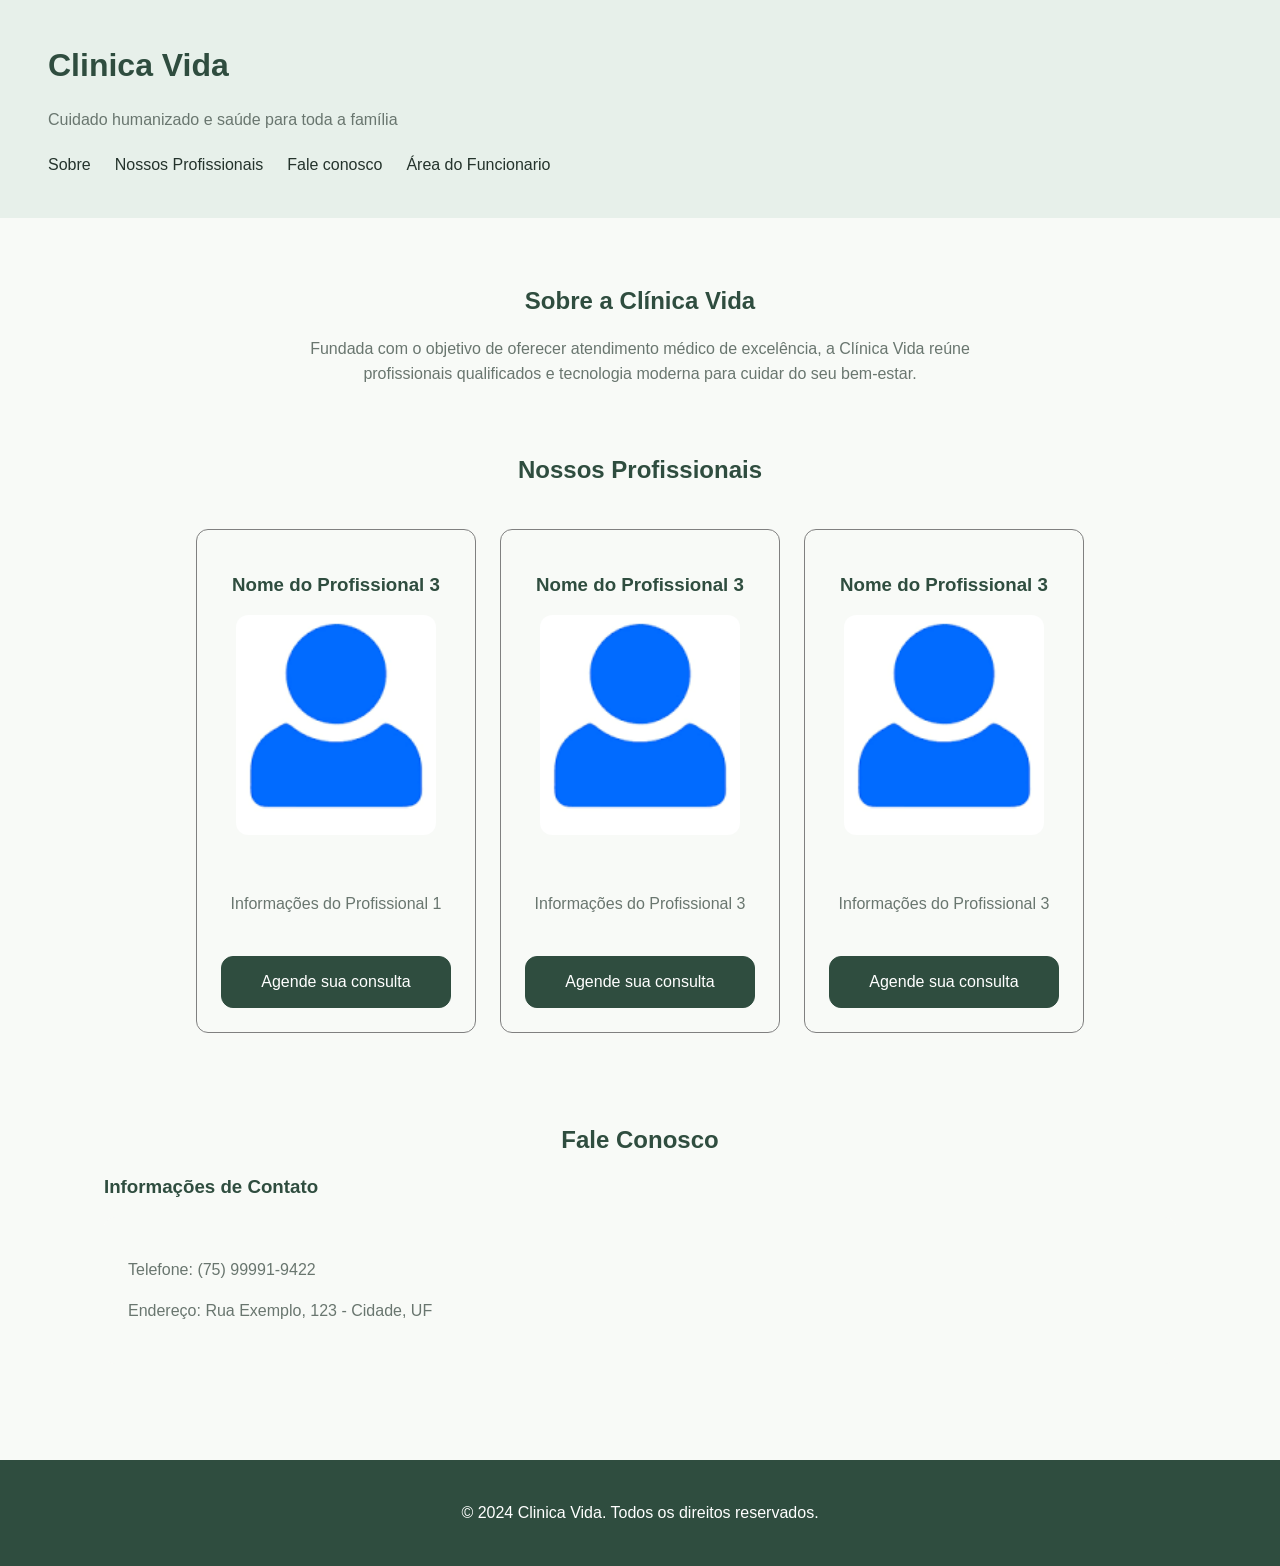
<file: index.html>
<!DOCTYPE html>
<html lang="pt-BR">
<head>
    <meta charset="UTF-8">
    <meta name="viewport" content="width=device-width, initial-scale=1.0">
    <title>Clinica Vida | Início</title>
    <link rel="stylesheet" href="css/style.css">

</head>
<body class="pagina-publica">
    

    <!-- 1. Cabeçalho do Consultório -->
    <header class="cabeçalho">
        <h1>Clinica Vida</h1>
        <p>Cuidado humanizado e saúde para toda a família</p>
        <nav>
            <ul>
                <li> <a href="#sobre"> Sobre</a></li>
                <li> <a href="#profissionais"> Nossos Profissionais</a></li>
                <li> <a href="#contato"> Fale conosco</a></li>
                <li> <a href="login.html"> Área do Funcionario</a></li>
            </ul>
        </nav>
    </header>

    <!-- 2. Conteúdo Principal -->
    <main>

<!-- Seção Sobre a Clínica -->
       <section id="sobre">
<h2>Sobre a Clínica Vida</h2>
<p>
    Fundada com o objetivo de oferecer atendimento médico de excelência, a Clínica Vida
    reúne profissionais qualificados e tecnologia moderna para cuidar do seu bem-estar.
</p>
</section>


<h2>Nossos Profissionais</h2>
<section id="profissionais">
       
    <article class="card-profissional">

        <h3>Nome do Profissional 3</h3>
        <div class="profissional-container">
            <img src="img/perfil.png" alt="Foto Profissional 1">
            <p>Informações do Profissional 1</p>
            <a class="botao botao-agendamento" href="https://wa.me/5575999919422"> Agende sua consulta</a>
        </div>
    </article>

    <article class="card-profissional">
        <h3>Nome do Profissional 3</h3>
        <div class  ="profissional-container">
            <img src="img/perfil.png" alt="Foto Profissional 3">
            <p>Informações do Profissional 3</p>
            <a class="botao botao-agendamento" href="https://wa.me/5575999919422"> Agende sua consulta</a>
        </div>
    </article>

    <article class="card-profissional">

        <h3>Nome do Profissional 3</h3>
        <div class="profissional-container">
            <img src="img/perfil.png" alt="Foto Profissional 3">
            <p>Informações do Profissional 3</p>
           <a class="botao botao-agendamento" href="https://wa.me/5575999919422">Agende sua consulta</a>
        </div>
    </article>
</section>

<section id="contato">
    <h2>Fale Conosco</h2>
    
    <h3>Informações de Contato</h3>
    <div id="contato-container">
        <p>Telefone: (75) 99991-9422</p>
        <p>Endereço: Rua Exemplo, 123 - Cidade, UF</p>
    </div>
</section>  

    </main>

    <!-- 3. Rodapé -->
    <footer>
        <p>&copy; 2024 Clinica Vida. Todos os direitos reservados.</p>
    </footer>
</body>
</html>
</file>
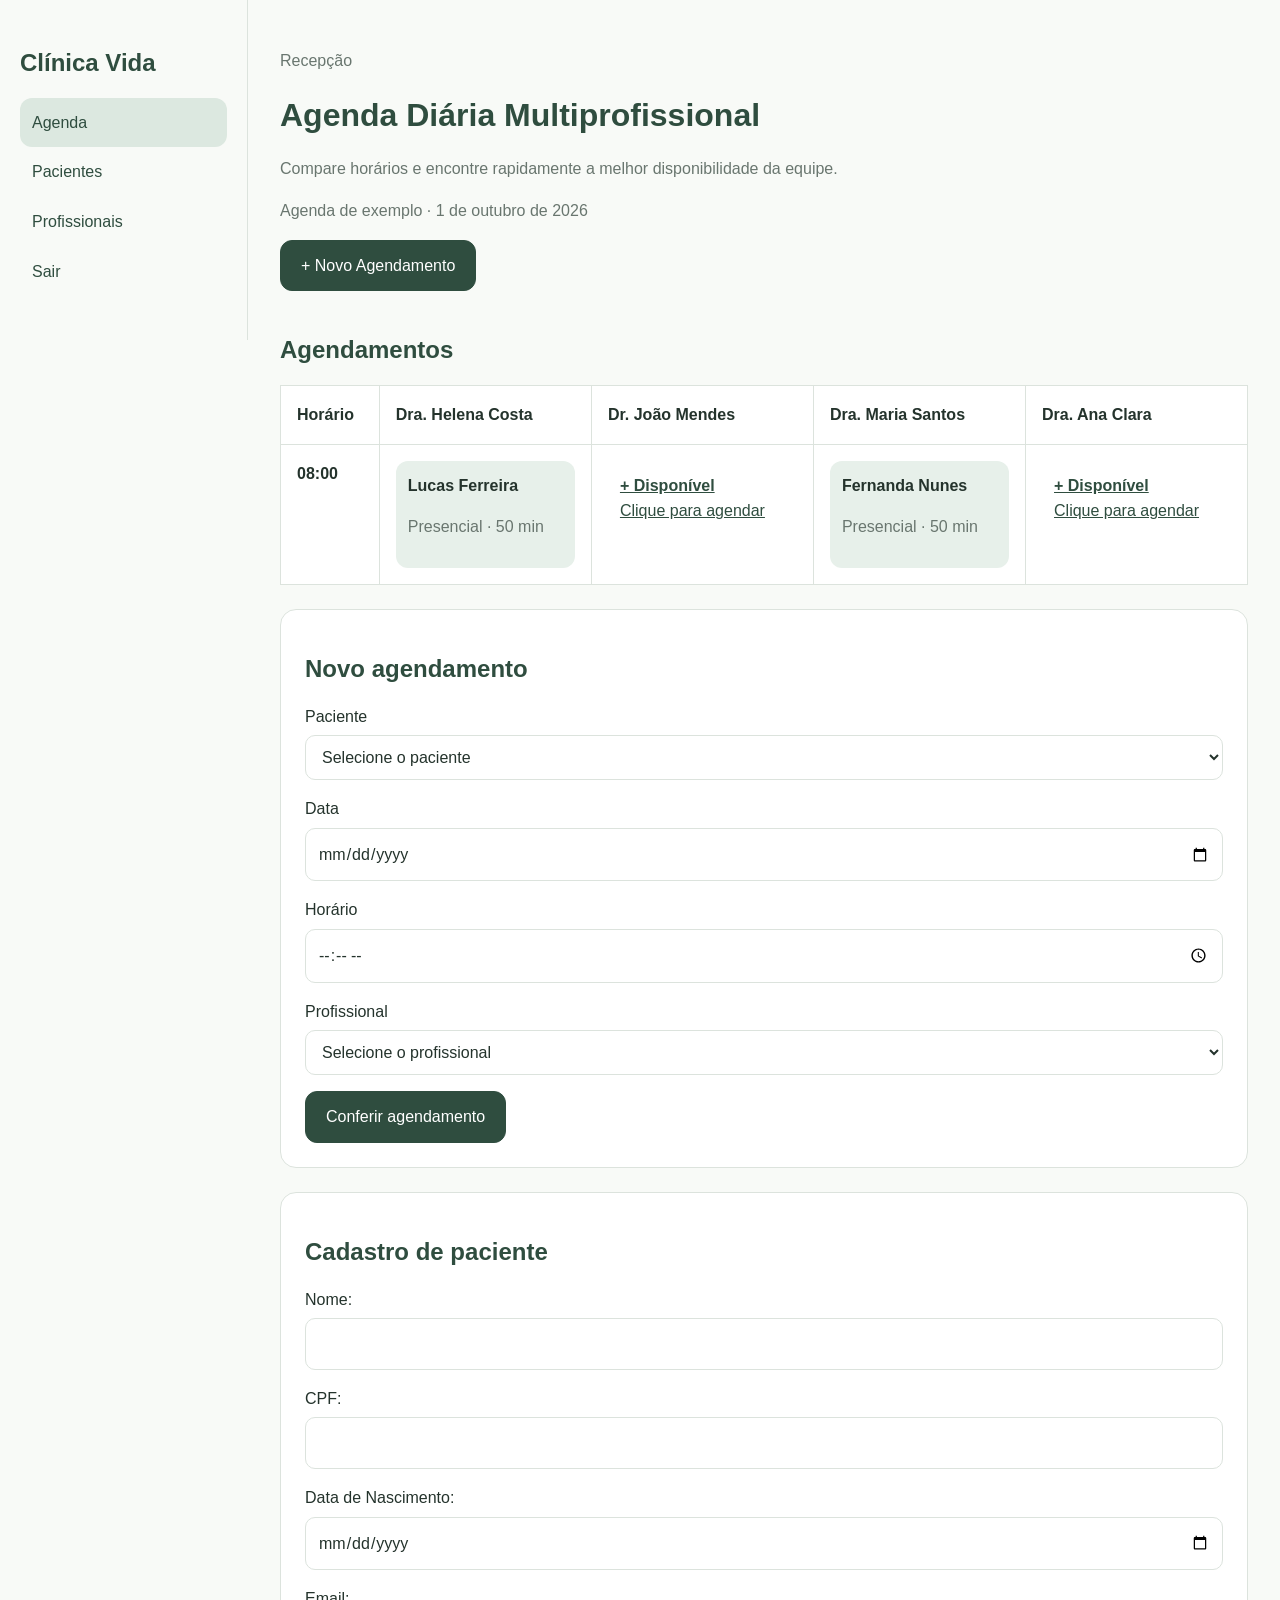
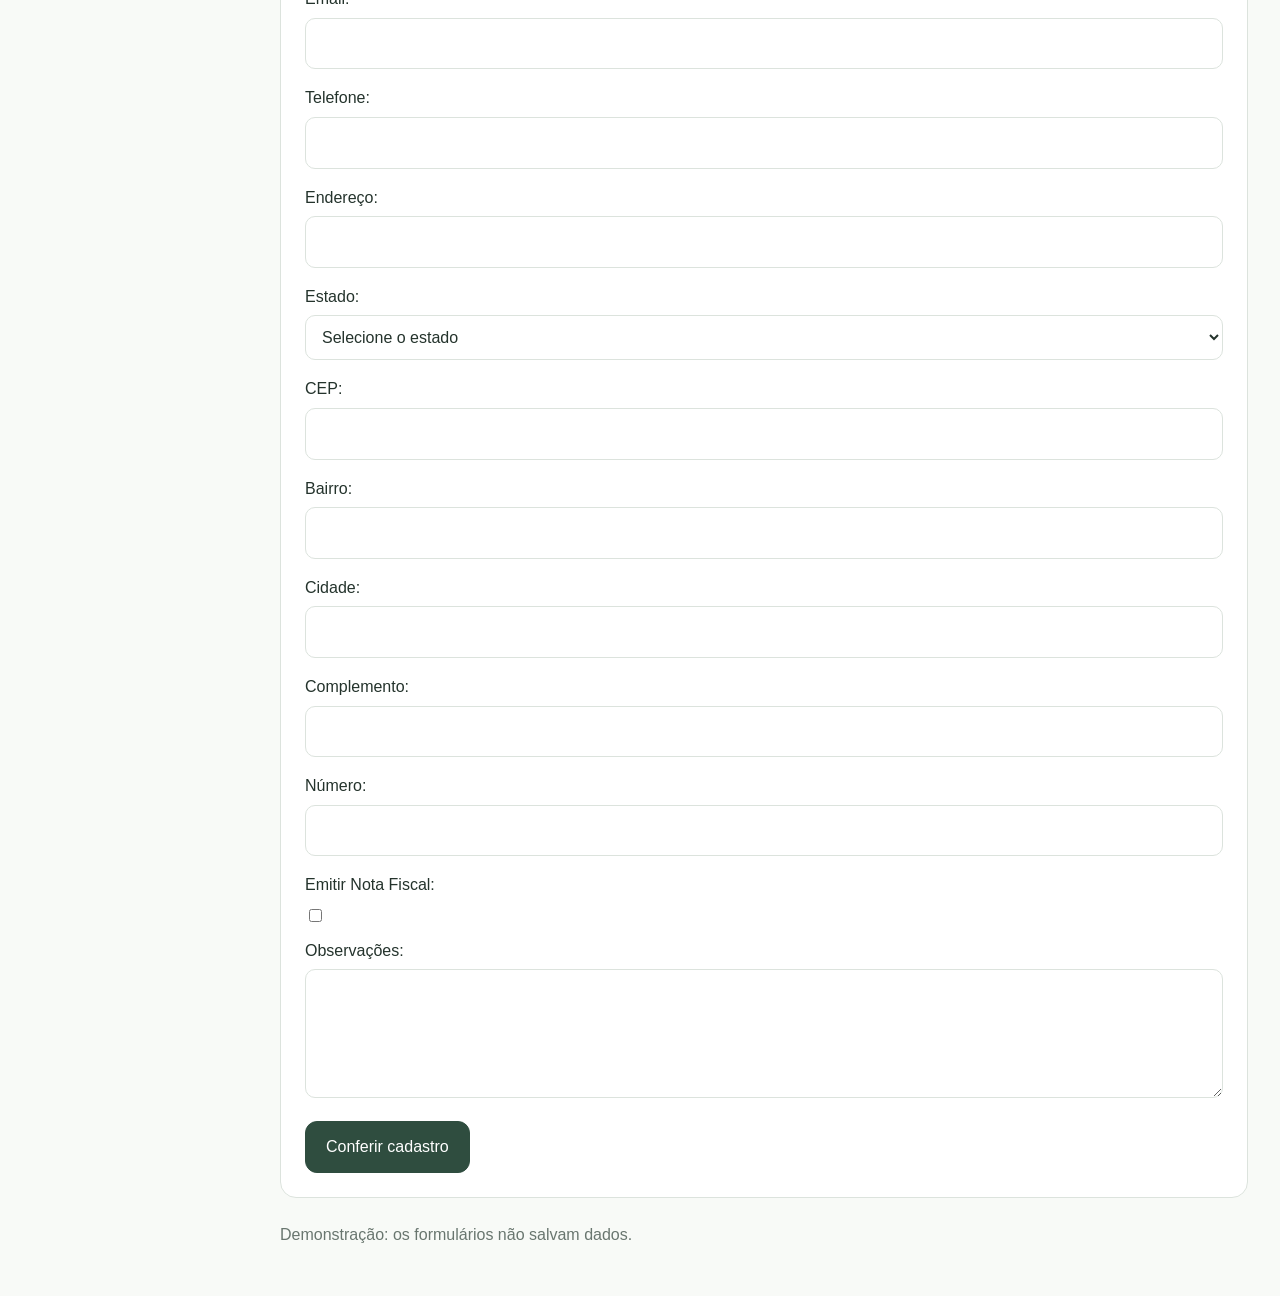
<file: agenda.html>
<!DOCTYPE html>
<html lang="pt-BR">
<head>
    <meta charset="UTF-8">
    <meta name="viewport" content="width=device-width, initial-scale=1.0">
    <title>Agenda | Clínica Vida</title>
    <link rel="stylesheet" href="css/style.css">


</head>
<body class="pagina-agenda">
    <header>
        <aside class="menu-lateral">
            <h2>Clínica Vida</h2>
        <nav class="navbar-funcionario">
            <ul>
    <li><a href="#agendamentos" aria-current="page">Agenda</a></li>
    <li><a href="#cadastrar-paciente">Pacientes</a></li>
    <li><a href="index.html#profissionais">Profissionais</a></li><li><a href="login.html">Sair</a></li>
</ul>
        </nav>
        </aside>
    </header>
    <main>
        <header class="cabecalho-agenda">
    <div class="introducao-agenda">
        <p class="identificacao-area">Recepção</p>
        <h1>Agenda Diária Multiprofissional</h1>
        <p>Compare horários e encontre rapidamente a melhor disponibilidade da equipe.</p>
    </div>
    <p>Agenda de exemplo · 1 de outubro de 2026</p></header>

<div class="acoes-agenda">
    <a href="#novo-agendamento" class="botao">
        + Novo Agendamento
    </a>
</div>
        <!-- Seção de Agendamentos -->

        <section id="agendamentos">
        <h2>Agendamentos</h2>
        <table>
            <thead>
    <tr>
        <th scope="col">Horário</th>
        <th scope="col">Dra. Helena Costa</th>
        <th scope="col">Dr. João Mendes</th>
        <th scope="col">Dra. Maria Santos</th>
        <th scope="col">Dra. Ana Clara</th>
    </tr>
</thead>
<tbody>
    <tr>
        <th scope="row">08:00</th>

        <td>
            <div class="consulta">
                <strong>Lucas Ferreira</strong>
                <p>Presencial · 50 min</p>
            </div>
        </td>

        <td>
            <a class="horario-disponivel"
               href="#novo-agendamento">
                <strong>+ Disponível</strong>
                <span>Clique para agendar</span>
            </a>
        </td>

        <td>
            <div class="consulta">
                <strong>Fernanda Nunes</strong>
                <p>Presencial · 50 min</p>
            </div>
        </td>

        <td>
            <a class="horario-disponivel"
               href="#novo-agendamento">
                <strong>+ Disponível</strong>
                <span>Clique para agendar</span>
            </a>
        </td>
    </tr>
</tbody>
</table>
</section>
    <section id="novo-agendamento" class="painel">
<h2>Novo agendamento</h2>
<form id="form-cadastrar-agendamento">
<label for="paciente-agendamento">Paciente</label>
<select id="paciente-agendamento" name="paciente" required>
<option value="">Selecione o paciente</option><option>Lucas Ferreira</option><option>Fernanda Nunes</option></select>
<label for="data-agendamento">Data</label><input id="data-agendamento" name="data" type="date" required>
<label for="hora-agendamento">Horário</label><input id="hora-agendamento" name="hora" type="time" required>
<label for="profissional-agendamento">Profissional</label>
<select id="profissional-agendamento" name="profissional" required><option value="">Selecione o profissional</option>
<option>Dra. Helena Costa</option><option>Dr. João Mendes</option><option>Dra. Maria Santos</option><option>Dra. Ana Clara</option></select>
<button type="submit">Conferir agendamento</button>
</form></section>
<section id="cadastrar-paciente" class="painel"><h2>Cadastro de paciente</h2><form id="form-cadastrar-paciente" >
                <label for="nome">Nome:</label>
                <input type="text" id="nome" name="nome" required>

                <label for="cpf">CPF:</label>
                <input type="text" id="cpf" name="cpf" required>

                <label for="data_nascimento">Data de Nascimento:</label>
                <input type="date" id="data_nascimento" name="data_nascimento" required>


                <label for="email">Email:</label>
                <input type="email" id="email" name="email" required>

                <label for="telefone">Telefone:</label>
                <input type="tel" id="telefone" name="telefone" required>
                <label for="endereco">Endereço:</label>
                <input type="text" id="endereco" name="endereco" required>

                <label for="estado">Estado:</label>
                <select id="estado" name="estado" required>
                    <option value="">Selecione o estado</option>
                    <option value="AC">Acre</option>
                    <option value="AL">Alagoas</option>
                    <option value="AP">Amapá</option>
                    <option value="AM">Amazonas</option>
                    <option value="BA">Bahia</option>
                    <option value="CE">Ceará</option>
                    <option value="DF">Distrito Federal</option>
                    <option value="ES">Espírito Santo</option>
                    <option value="GO">Goiás</option>
                    <option value="MA">Maranhão</option>
                    <option value="MT">Mato Grosso</option>
                    <option value="MS">Mato Grosso do Sul</option>
                    <option value="MG">Minas Gerais</option>
                    <option value="PA">Pará</option>
                    <option value="PB">Paraíba</option>
                    <option value="PR">Paraná</option>
                    <option value="PE">Pernambuco</option>
                    <option value="PI">Piauí</option>
                    <option value="RJ">Rio de Janeiro</option>
                    <option value="RN">Rio Grande do Norte</option>
                    <option value="RS">Rio Grande do Sul</option>
                    <option value="RO">Rondônia</option>
                    <option value="RR">Roraima</option>
                    <option value="SC">Santa Catarina</option>
                    <option value="SP">São Paulo</option>
                    <option value="SE">Sergipe</option>
                    <option value="TO">Tocantins</option>
                </select>
                <label for="cep">CEP:</label>
                <input type="text" id="cep" name="cep" required>

                <label for="bairro">Bairro:</label>
                <input type="text" id="bairro" name="bairro" required>

                <label for="cidade">Cidade:</label>
                <input type="text" id="cidade" name="cidade" required>

                <label for="complemento">Complemento:</label>
                <input type="text" id="complemento" name="complemento">

                <label for="numero">Número:</label>
                <input type="text" id="numero" name="numero" required>

                <label for="emitirnota">Emitir Nota Fiscal:</label>
                <input type="checkbox" id="emitirnota" name="emitirnota">

                <label for="observacoes">Observações:</label>
                <textarea id="observacoes" name="observacoes" rows="4" cols="50"></textarea>
                <button type="submit">Conferir cadastro</button>

            </form></section>
<p id="retorno-formulario" role="status">Demonstração: os formulários não salvam dados.</p>
</main>
<script>
document.querySelectorAll("form").forEach(function (form) {
    form.addEventListener("submit", function (event) {
        event.preventDefault();
        const mensagem = document.getElementById("retorno-formulario");
        mensagem.textContent = "Campos validados. Este protótipo ainda não salva dados.";
        mensagem.scrollIntoView({ behavior: "smooth", block: "center" });
    });
});
</script>
</body>
</html>
</file>
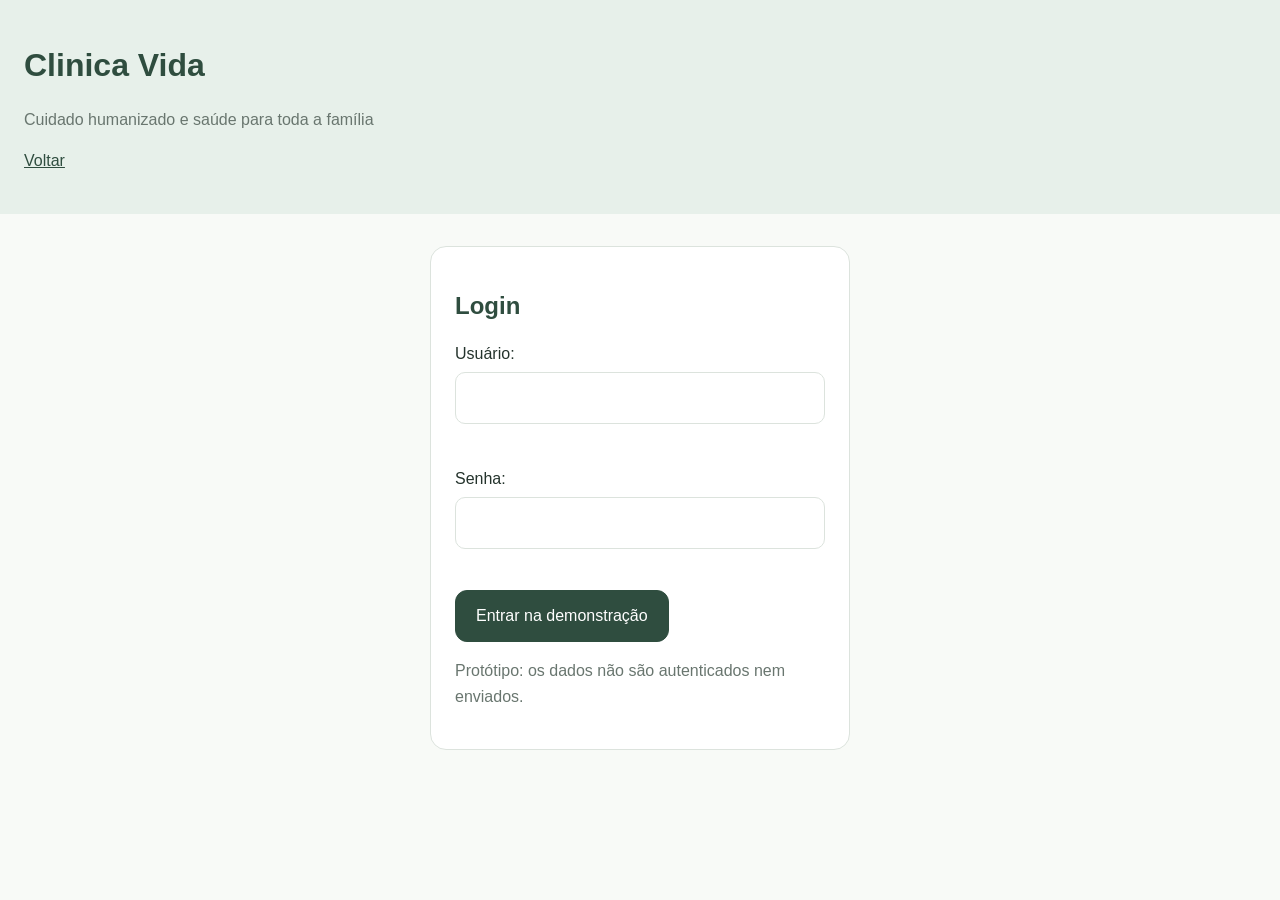
<file: login.html>
<!DOCTYPE html>
<html lang="pt-BR">
<head>
    <meta charset="UTF-8">
    <meta name="viewport" content="width=device-width, initial-scale=1.0">
    <title>Login | Area do funcionario</title>
    <link rel="stylesheet" href="css/style.css">
</head>
<body class="pagina-login">
    <header class="cabeçalho">
        <h1>Clinica Vida</h1>
        <p>Cuidado humanizado e saúde para toda a família</p>
        <nav id="nav-bar-login">
            <ul>
                <li><a href="index.html">Voltar</a></li>
            </ul>
        </nav>
    </header>
    <main>
        <section class="login-container">
        <h1>Login</h1>
        <form id="form-login">
            <label for="username">Usuário:</label>
            <input type="text" id="username" name="username" required autocomplete="username"><br><br>

            <label for="password">Senha:</label>
            <input type="password" id="password" name="password" required autocomplete="current-password"><br><br>

            <button type="submit">Entrar na demonstração</button>
        </form>
        <p id="error-message" style="color: red;"></p>
        <p>Protótipo: os dados não são autenticados nem enviados.</p>
        </section>
    </main>
<script>
document.getElementById("form-login").addEventListener("submit", function (event) {
    event.preventDefault();
    window.location.href = "agenda.html";
});
</script>
</body>
</html>
</file>
<file: css/style.css>
/* Identidade visual compartilhada */
:root {
    --fundo: #f8faf7;
    --superficie: #ffffff;
    --verde: #2f4d3f;
    --texto: #24332c;
    --texto-secundario: #69766f;
    --selecionado: #dce8e0;
    --apoio: #e7f0ea;
    --borda: #dce3dd;
}

* {
    box-sizing: border-box;
}

body {
    margin: 0;
    background: var(--fundo);
    color: var(--texto);
    font-family: "Inter", Arial, sans-serif;
    font-size: 1rem;
    line-height: 1.6;
}

h1, h2, h3 {
    color: var(--verde);
    line-height: 1.25;
}

p {
    color: var(--texto-secundario);
}

a {
    color: var(--verde);
}

button, input, select, textarea {
    font: inherit;
}

/* Botões e links com aparência de botão */
button,
.botao {
    display: inline-flex;
    align-items: center;
    justify-content: center;
    min-height: 46px;
    padding: 12px 20px;
    border: 1px solid var(--verde);
    border-radius: 12px;
    background: var(--verde);
    color: white;
    text-decoration: none;
    cursor: pointer;
}

button:hover,
.botao:hover {
    background: var(--texto);
}

:where(a, button, input, select, textarea):focus-visible {
    outline: 3px solid var(--verde);
    outline-offset: 3px;
}

/* Formulários */
label {
    display: block;
    margin-bottom: 6px;
    font-weight: 500;
}

input:not([type="checkbox"]):not([type="radio"]),
select,
textarea {
    width: 100%;
    padding: 12px;
    border: 1px solid var(--borda);
    border-radius: 10px;
    background: var(--superficie);
    color: var(--texto);
}

textarea {
    resize: vertical;
}

/* Página pública */
/* =========================
   PÁGINA PÚBLICA
========================= */

.pagina-publica .cabeçalho {
    background-color: #E7F0EA;
    padding: 24px 48px;
}

.pagina-publica .cabeçalho h1 {
    color: #2F4D3F;
}

.pagina-publica .cabeçalho p {
    color: #69766F;
}

.pagina-publica .cabeçalho nav ul {
    display: flex;
    gap: 24px;
    list-style: none;
    padding: 0;
    margin-top: 20px;
}

.pagina-publica .cabeçalho nav a {
    text-decoration: none;
    color: #24332C;
    font-weight: 500;
}

.pagina-publica .cabeçalho nav a:hover {
    color: #2F4D3F;
}


/* =========================
   CONTEÚDO PRINCIPAL
========================= */

.pagina-publica main {
    max-width: 1120px;
    margin: 0 auto;
    padding: 0 24px;
}
.pagina-publica h2 {
    text-align: center;
}

.pagina-publica section {
    padding: 48px 0;
}


/* =========================
   SOBRE
========================= */

#sobre {
    text-align: center;
    justify-content: center;

}

#sobre p {
    max-width: 700px;
    margin: 16px auto 0;
}


/* =========================
   PROFISSIONAIS
========================= */

#profissionais {
    display: flex;
    flex-wrap: wrap;
    flex-direction: row;
    justify-content: center;
    align-items: stretch;
    gap: 24px;
    padding: 24px;
}

#profissionais > h2 {
    width: 100%;
    text-align: center;
}

.card-profissional {
   display: flex;
    flex-direction: column;
    align-items: center;

    width: min(280px, 100%);
    min-height: 500px;
    box-sizing: border-box;

    background-color: #F8FAF7;
    border: 1px solid gray;
    border-radius: 12px;
    padding: 24px;

    text-align: center;
}

.card-profissional img {
    width: 200px;
    max-width: 220px;
    height: 220px;
    object-fit: cover;
    border-radius: 12px;
    margin-bottom: 16px;
}

.profissional-container {
    display: flex;
    flex-direction: column;
    align-items: center;

    width: 100%;
    flex: 1;
    gap: 24px;
}


.botao-agendamento {
    white-space: normal;
    text-decoration: none;
    color: white;
}
.botao-agendamento:hover {
    background-color: #5E854B;
    border: none;
    border-radius: 8px;
    cursor: pointer;
    transition: background-color 0.3s ease;
}
/* =========================
   CONTATO
========================= */

#contato {
    text-align: left; 
    background-color: #F8FAF7;

}

#contato-container {
    
    margin-top: 16px;
    padding: 24px;
    background-color: #F8FAF7;
    border-radius: 12px;
}


/* =========================
   RODAPÉ
========================= */

.pagina-publica footer {
    background-color: #2F4D3F;
    color: white;
    text-align: center;
    padding: 24px;
    margin-top: 48px;
}


/* =========================
   RESPONSIVIDADE
========================= */

@media (max-width: 760px) {

    .pagina-publica .cabeçalho {
        padding: 24px;
    }

    .pagina-publica .cabeçalho nav ul {
        display: flex;
        flex-direction: column;
        justify-content: space-between;
        gap: 12px;
        padding: 0 24px;
    }

    #profissionais {
        grid-template-columns: 1fr;
    }
}

.pagina-publica footer p { color: white; }
.botao-agendamento { margin-top: auto; width: 100%; }
.card-profissional img { max-width: 100%; }
.cabeçalho nav ul { flex-wrap: wrap; }
/* Login */
.pagina-login .cabeçalho { padding: 24px; background: var(--apoio); }
.pagina-login nav ul { list-style: none; padding: 0; }
.pagina-login main { padding: 32px 20px; }
.login-container { max-width: 420px; margin: 0 auto; padding: 24px; border: 1px solid var(--borda); border-radius: 16px; background: var(--superficie); }
/* Área da recepção */
.pagina-agenda { display: flex; min-height: 100vh; }
.menu-lateral { width: 248px; padding: 28px 20px; border-right: 1px solid var(--borda); }
.navbar-funcionario ul { list-style: none; padding: 0; }
.navbar-funcionario a { display: block; padding: 12px; border-radius: 12px; text-decoration: none; }
.navbar-funcionario a:hover, .navbar-funcionario a[aria-current] { background: var(--selecionado); }
.pagina-agenda main { flex: 1; min-width: 0; padding: 32px; }
.pagina-agenda section { margin: 24px 0; }
.painel { padding: 24px; background: var(--superficie); border: 1px solid var(--borda); border-radius: 16px; }
form input, form select, form textarea { margin-bottom: 16px; }
#agendamentos { overflow-x: auto; }
table { width: 100%; border-collapse: collapse; background: var(--superficie); }
th, td { padding: 16px; border: 1px solid var(--borda); text-align: left; vertical-align: top; }
.consulta { padding: 12px; border-radius: 12px; background: var(--apoio); }
.horario-disponivel { display: block; padding: 12px; }
.horario-disponivel span { display: block; }
@media (max-width: 760px) {
 .pagina-agenda { display: block; }
 .menu-lateral { width: 100%; border-right: 0; border-bottom: 1px solid var(--borda); }
 .navbar-funcionario ul { display: flex; flex-wrap: wrap; gap: 8px; }
 .pagina-agenda main { padding: 20px; }
}
</file>
